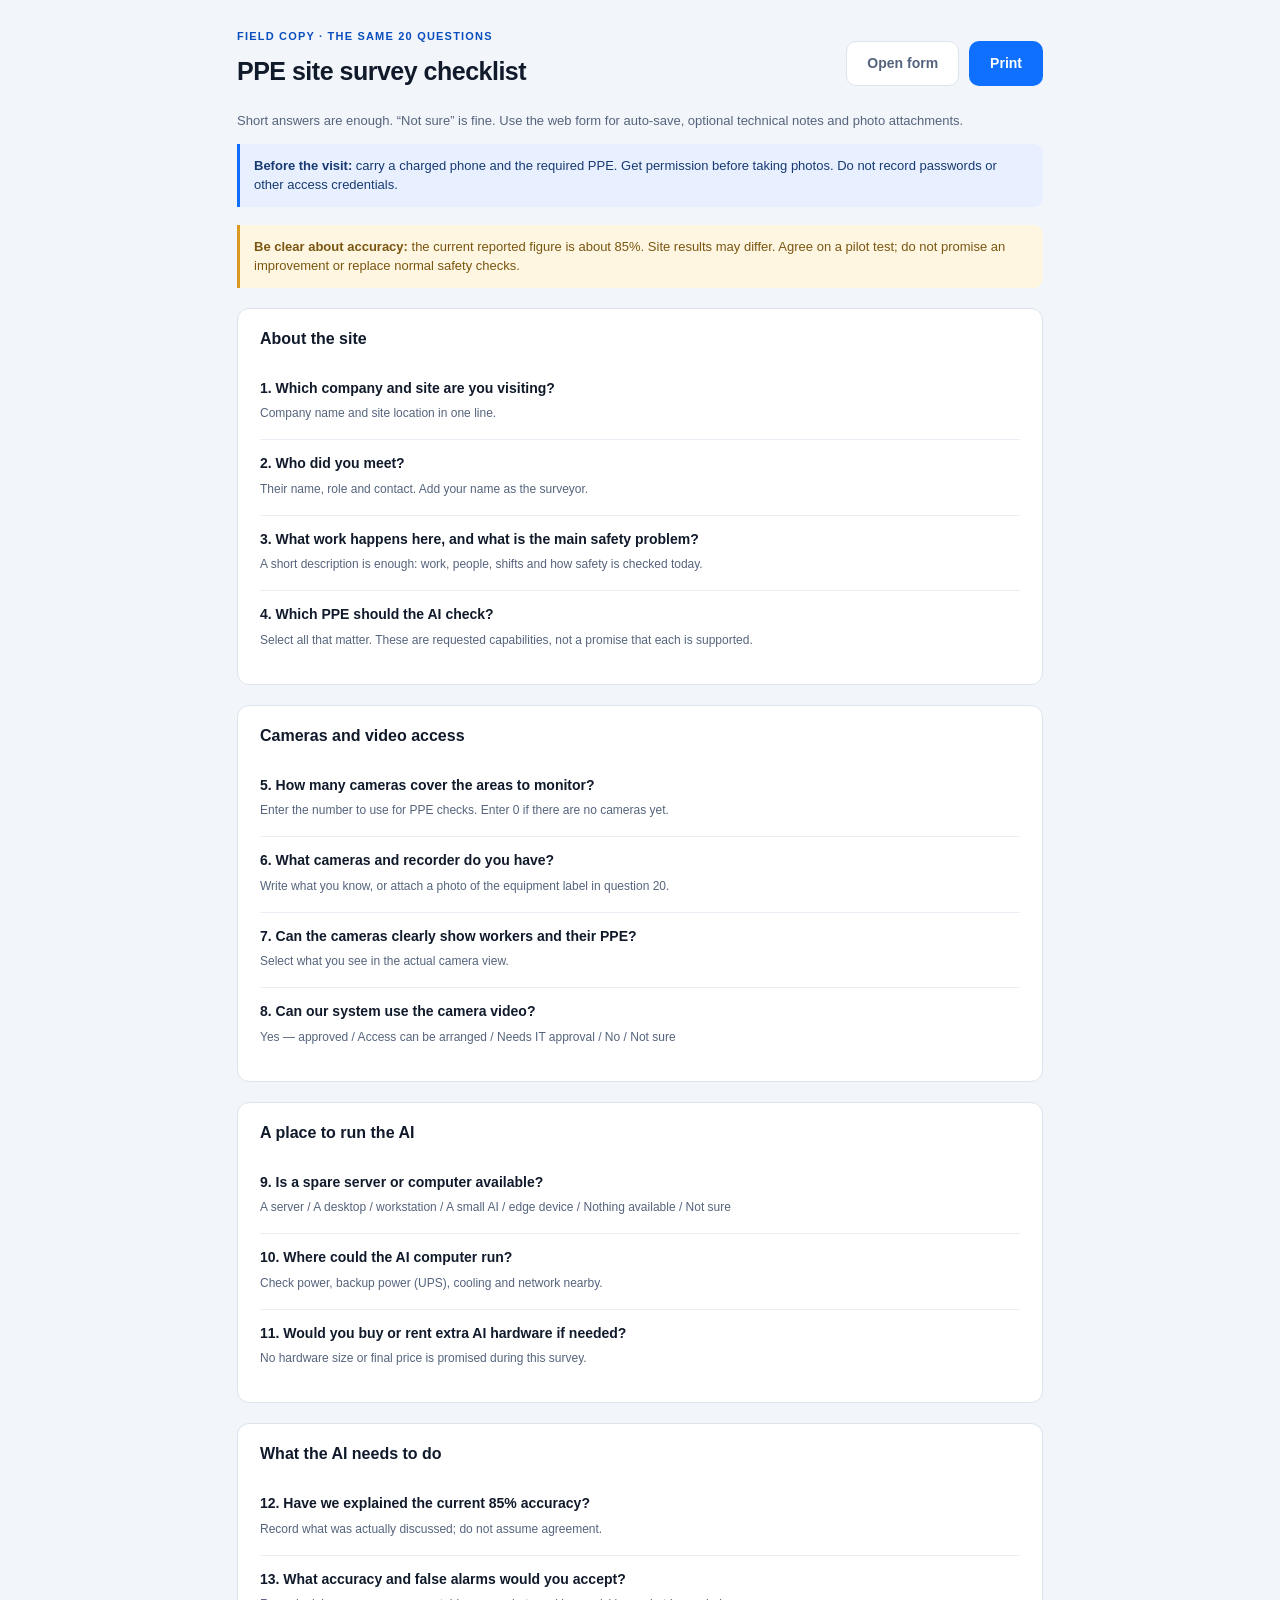
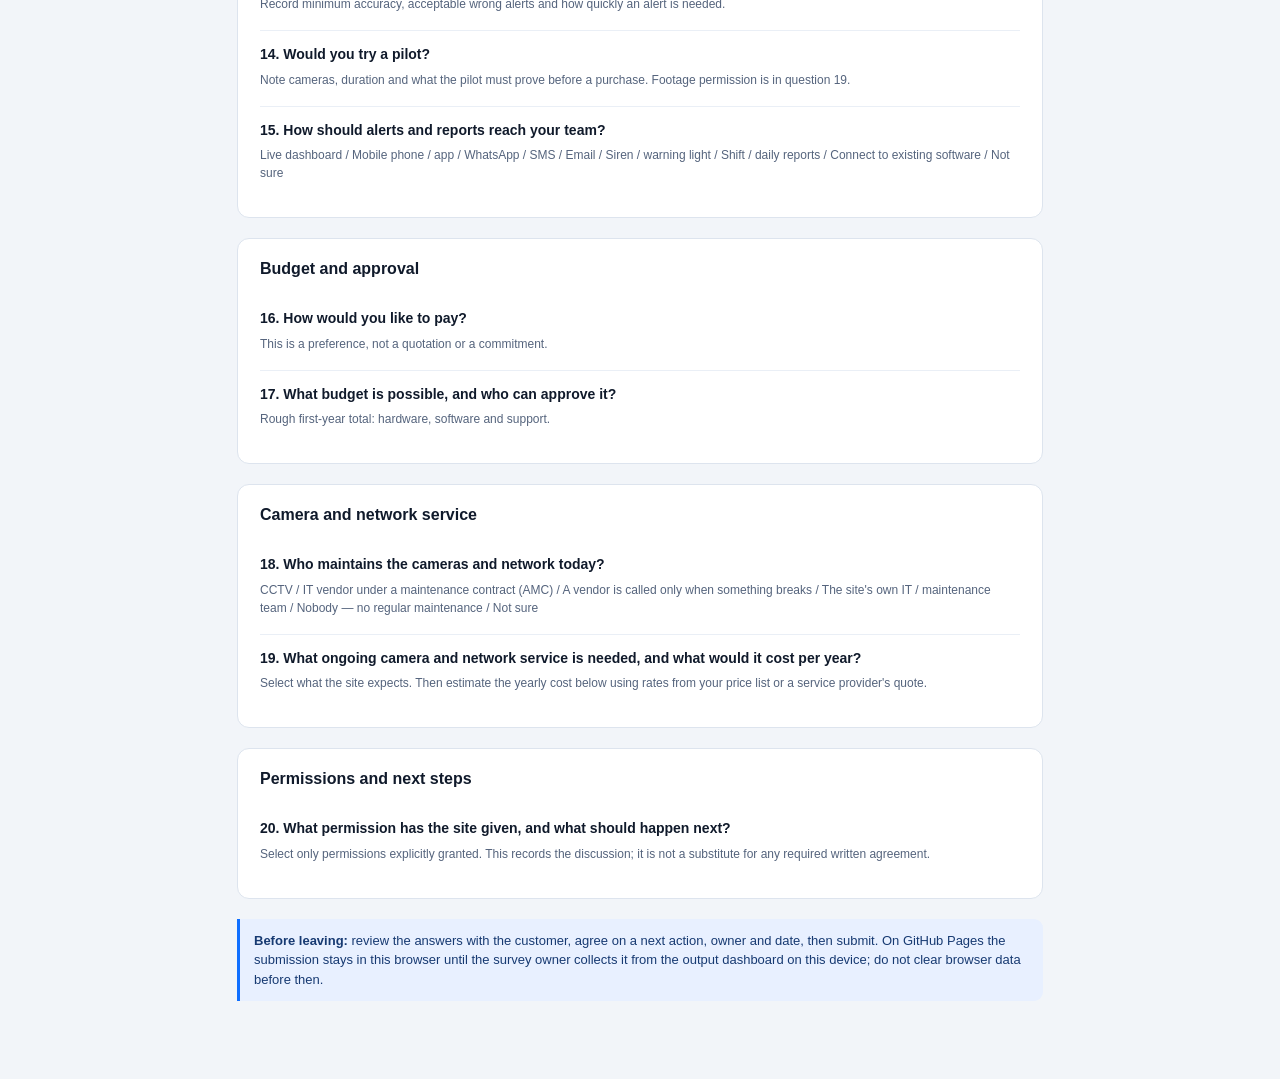
<file: static/checklist.html>
<!doctype html>
<html lang="en">
<head>
<meta charset="utf-8"><meta name="viewport" content="width=device-width, initial-scale=1">
<title>20-question field checklist — AI PPE Detection</title>
<link rel="stylesheet" href="style.css?v=2.3">
<style>
.wrap { max-width: 850px; margin: auto; padding: 28px 22px 60px; }
h1 { font-size: 25px; margin: 8px 0; letter-spacing: -.5px; }
.top { display: flex; justify-content: space-between; align-items: center; gap: 12px; flex-wrap: wrap; }
.sub { color: var(--ink-soft); font-size: 13px; }
.block { background: #fff; border: 1px solid var(--line); border-radius: 12px; padding: 18px 22px; margin-top: 20px; }
h2 { font-size: 16px; margin: 0 0 14px; }
.item { padding: 12px 0; border-bottom: 1px solid var(--line-soft); }
.item:last-child { border: 0; }
.item b { font-size: 14px; }
.item p { font-size: 12px; color: var(--ink-soft); margin: 5px 0; }
.write-line { display: none; }
@media print {
  .wrap { padding: 0; } .block { break-inside: auto; margin-top: 12px; padding: 10px 14px; }
  .item { break-inside: avoid; }
  .write-line { display: block; height: 20px; border-bottom: 1px dotted #b2bbca; }
  .top .btn-row { display: none; }
}
</style>
</head>
<body><div class="wrap">
<div class="top"><div><div class="eyebrow">FIELD COPY · THE SAME 20 QUESTIONS</div><h1>PPE site survey checklist</h1></div>
<div class="btn-row"><a class="btn btn-ghost" href="index.html">Open form</a><button class="btn btn-primary" onclick="window.print()">Print</button></div></div>
<p class="sub">Short answers are enough. “Not sure” is fine. Use the web form for auto-save, optional technical notes and photo attachments.</p>
<div class="callout"><b>Before the visit:</b> carry a charged phone and the required PPE. Get permission before taking photos. Do not record passwords or other access credentials.</div>
<div class="callout warn"><b>Be clear about accuracy:</b> the current reported figure is about 85%. Site results may differ. Agree on a pilot test; do not promise an improvement or replace normal safety checks.</div>
<div id="questions"></div>
<div class="callout" style="margin-top:20px"><b>Before leaving:</b> review the answers with the customer, agree on a next action, owner and date, then submit. On GitHub Pages the submission stays in this browser until the survey owner collects it from the output dashboard on this device; do not clear browser data before then.</div>
</div>
<script src="schema.js?v=2.3"></script>
<script>
const root = document.getElementById('questions');
for (const sec of window.SURVEY_SCHEMA.sections) {
  if (sec.special) continue;
  const block = document.createElement('section'); block.className = 'block';
  const h = document.createElement('h2'); h.textContent = sec.title; block.appendChild(h);
  for (const f of sec.fields) {
    const item = document.createElement('div'); item.className = 'item';
    const label = document.createElement('b'); label.textContent = f.n + '. ' + f.l; item.appendChild(label);
    const p = document.createElement('p');
    p.textContent = f.hint || (f.o ? f.o.map(o => typeof o === 'string' ? o : o.label).join(' / ') : f.ph || '');
    item.appendChild(p);
    const line = document.createElement('div'); line.className = 'write-line'; item.appendChild(line);
    block.appendChild(item);
  }
  root.appendChild(block);
}
</script>
</body></html>
</file>
<file: static/style.css>
/* ==========================================================================
   PPE Detection Site Survey - styles
   Self-contained (no external fonts/CDNs) so it works offline & in previews
   ========================================================================== */
:root {
  --bg: #f2f5f9;
  --panel: #ffffff;
  --ink: #101a2b;
  --ink-soft: #55647d;
  --ink-faint: #8593a8;
  --line: #dde4ee;
  --line-soft: #eaeff6;
  --brand: #0f6fff;
  --brand-dark: #0a4fbd;
  --brand-soft: #e8f0ff;
  --warn-bg: #fff6e2;
  --warn-line: #f0d79a;
  --warn-ink: #7a5610;
  --ok: #0d8a53;
  --ok-bg: #e6f6ee;
  --danger: #c2352b;
  --radius: 12px;
  --shadow: 0 1px 2px rgba(16, 26, 43, .06), 0 8px 24px rgba(16, 26, 43, .06);
}

* { box-sizing: border-box; }

html, body {
  margin: 0;
  padding: 0;
  background: var(--bg);
  color: var(--ink);
  font-family: -apple-system, BlinkMacSystemFont, "Segoe UI", Roboto, "Helvetica Neue", Arial, sans-serif;
  font-size: 15px;
  line-height: 1.5;
  -webkit-text-size-adjust: 100%;
}

/* ---------------- layout ---------------- */
.app { display: flex; min-height: 100vh; }

.sidebar {
  width: 288px;
  flex: 0 0 288px;
  background: #0d1626;
  color: #cfd9ea;
  padding: 20px 14px 40px;
  position: sticky;
  top: 0;
  height: 100vh;
  overflow-y: auto;
}

.brand { display: flex; gap: 10px; align-items: center; padding: 4px 8px 16px; }
.brand-badge {
  width: 38px; height: 38px; border-radius: 10px;
  background: linear-gradient(140deg, #1d7bff, #0b4fb0);
  display: grid; place-items: center; flex: 0 0 38px;
}
.brand-badge svg { width: 22px; height: 22px; }
.brand-name { font-size: 15px; font-weight: 700; color: #fff; line-height: 1.2; }
.brand-sub { font-size: 11.5px; color: #8ea3c4; }

.progress-wrap { padding: 0 8px 16px; }
.progress-label { display: flex; justify-content: space-between; font-size: 11.5px; color: #8ea3c4; margin-bottom: 6px; }
.progress-bar { height: 6px; background: #1d2b45; border-radius: 99px; overflow: hidden; }
.progress-fill { height: 100%; width: 0%; background: linear-gradient(90deg, #22c55e, #4ade80); transition: width .25s ease; }

.nav { list-style: none; margin: 0; padding: 0; }
.nav li { margin-bottom: 2px; }
.nav button {
  width: 100%;
  display: flex; align-items: center; gap: 10px;
  background: transparent; border: 0; color: #b6c4dc;
  font: inherit; font-size: 13.5px; text-align: left;
  padding: 9px 10px; border-radius: 9px; cursor: pointer;
  transition: background .15s;
}
.nav button:hover { background: #16233a; color: #fff; }
.nav button.active { background: var(--brand); color: #fff; font-weight: 600; }
.nav-num {
  width: 20px; height: 20px; flex: 0 0 20px; border-radius: 6px;
  background: #22314c; color: #9fb1cd; font-size: 11px; font-weight: 700;
  display: grid; place-items: center;
}
.nav button.active .nav-num { background: rgba(255,255,255,.22); color: #fff; }
.nav button.done .nav-num { background: var(--ok); color: #fff; }
.nav-title { flex: 1; }
.nav-count { font-size: 10.5px; color: #7d8fab; }

.sidebar-footer { margin-top: 22px; padding: 14px 10px 0; border-top: 1px solid #1d2b45; font-size: 11.5px; color: #7d8fab; }
.sidebar-footer a { color: #8fb6ff; text-decoration: none; }
.sidebar-footer a:hover { text-decoration: underline; }

.main { flex: 1; min-width: 0; padding: 22px 26px 90px; }
.main-inner { max-width: 900px; margin: 0 auto; }

/* ---------------- header ---------------- */
.topbar { display: flex; gap: 14px; align-items: flex-start; justify-content: space-between; margin-bottom: 18px; flex-wrap: wrap; }
.topbar h1 { font-size: 21px; margin: 0 0 4px; letter-spacing: -.2px; }
.topbar p { margin: 0; color: var(--ink-soft); font-size: 13.5px; max-width: 640px; }
.save-state {
  font-size: 12px; color: var(--ink-soft); background: var(--panel);
  border: 1px solid var(--line); padding: 7px 12px; border-radius: 99px;
  white-space: nowrap; display: flex; align-items: center; gap: 7px;
}
.dot { width: 7px; height: 7px; border-radius: 50%; background: var(--ok); display: inline-block; }
.dot.idle { background: var(--ink-faint); }

/* ---------------- cards / sections ---------------- */
.card {
  background: var(--panel); border: 1px solid var(--line);
  border-radius: var(--radius); box-shadow: var(--shadow);
  padding: 22px 24px; margin-bottom: 18px;
}
.card-head { border-bottom: 1px solid var(--line-soft); padding-bottom: 14px; margin-bottom: 18px; }
.card-head h2 { margin: 0 0 5px; font-size: 17.5px; letter-spacing: -.2px; display: flex; align-items: center; gap: 9px; }
.card-head h2 .tag {
  font-size: 10.5px; font-weight: 700; letter-spacing: .5px; text-transform: uppercase;
  background: var(--brand-soft); color: var(--brand-dark); padding: 3px 7px; border-radius: 5px;
}
.card-head p { margin: 0; color: var(--ink-soft); font-size: 13px; }

/* ---------------- fields ---------------- */
.grid { display: grid; grid-template-columns: repeat(2, minmax(0, 1fr)); gap: 16px 18px; }
.grid.cols-1 { grid-template-columns: 1fr; }
.grid.cols-3 { grid-template-columns: repeat(3, minmax(0, 1fr)); }
.field { min-width: 0; }
.field.span-2 { grid-column: 1 / -1; }
.field.hidden, .card.hidden { display: none; }

label.lbl { display: block; font-size: 13px; font-weight: 600; margin-bottom: 6px; color: var(--ink); }
label.lbl .req { color: var(--danger); margin-left: 2px; }
.hint { font-size: 11.5px; color: var(--ink-faint); margin-top: 5px; line-height: 1.45; }
.unit { font-weight: 500; color: var(--ink-faint); font-size: 12px; }

input[type=text], input[type=number], input[type=tel], input[type=email], input[type=date],
input[type=time], select, textarea {
  width: 100%; padding: 9px 11px; font: inherit; font-size: 14px;
  border: 1px solid var(--line); border-radius: 9px; background: #fff; color: var(--ink);
  transition: border-color .15s, box-shadow .15s;
}
textarea { resize: vertical; min-height: 78px; line-height: 1.5; }
input:focus, select:focus, textarea:focus {
  outline: none; border-color: var(--brand);
  box-shadow: 0 0 0 3px rgba(15, 111, 255, .14);
}
input::placeholder, textarea::placeholder { color: #b3bdcc; }
input.invalid, select.invalid, textarea.invalid { border-color: var(--danger); box-shadow: 0 0 0 3px rgba(194,53,43,.1); }
select { appearance: none; background-image: url("data:image/svg+xml,%3Csvg xmlns='http://www.w3.org/2000/svg' width='12' height='8' viewBox='0 0 12 8'%3E%3Cpath fill='%2355647d' d='M6 8 0 0h12z'/%3E%3C/svg%3E"); background-repeat: no-repeat; background-position: right 12px center; padding-right: 30px; }

/* choice buttons */
.choices { display: flex; flex-wrap: wrap; gap: 8px; }
.choice input { position: absolute; opacity: 0; pointer-events: none; }
.choice span {
  display: inline-block; padding: 8px 13px; border: 1px solid var(--line);
  border-radius: 99px; font-size: 13px; cursor: pointer; background: #fff;
  transition: all .15s; user-select: none; color: var(--ink-soft);
}
.choice input:checked + span { background: var(--brand); border-color: var(--brand); color: #fff; font-weight: 600; }
.choice input:focus-visible + span { box-shadow: 0 0 0 3px rgba(15,111,255,.2); }
.choice.block { flex: 1 1 100%; }
.choice.block span { display: block; border-radius: 9px; padding: 11px 13px; }
.choice.block span small { display: block; font-weight: 400; font-size: 11.5px; opacity: .82; margin-top: 2px; }

/* checkbox grid */
.checks { display: grid; grid-template-columns: repeat(auto-fill, minmax(190px, 1fr)); gap: 7px; }
.check {
  display: flex; align-items: center; gap: 8px; padding: 8px 10px;
  border: 1px solid var(--line); border-radius: 9px; font-size: 13px;
  cursor: pointer; background: #fff; color: var(--ink-soft); transition: all .15s;
}
.check:hover { border-color: #c3d2e8; }
.check input { width: 15px; height: 15px; accent-color: var(--brand); margin: 0; flex: 0 0 15px; }
.check:has(input:checked) { background: var(--brand-soft); border-color: #a9c8ff; color: var(--brand-dark); font-weight: 600; }

/* range */
.range-row { display: flex; align-items: center; gap: 12px; }
input[type=range] { flex: 1; accent-color: var(--brand); height: 26px; }
.range-val {
  min-width: 62px; text-align: center; font-weight: 700; font-size: 15px;
  background: var(--brand-soft); color: var(--brand-dark); padding: 5px 8px; border-radius: 8px;
}
.range-scale { display: flex; justify-content: space-between; font-size: 10.5px; color: var(--ink-faint); margin-top: 2px; }

/* photo */
.photo-drop {
  border: 1.5px dashed var(--line); border-radius: 10px; padding: 12px;
  text-align: center; font-size: 12.5px; color: var(--ink-faint); background: #fbfcfe; cursor: pointer;
}
.photo-drop:hover { border-color: var(--brand); color: var(--brand); }
.photo-drop input { display: none; }
.thumbs { display: flex; flex-wrap: wrap; gap: 8px; margin-top: 9px; }
.thumb { position: relative; width: 74px; height: 74px; border-radius: 8px; overflow: hidden; border: 1px solid var(--line); }
.thumb img { width: 100%; height: 100%; object-fit: cover; display: block; }
.thumb button {
  position: absolute; top: 2px; right: 2px; width: 20px; height: 20px; border-radius: 50%;
  border: 0; background: rgba(16,26,43,.72); color: #fff; font-size: 12px; line-height: 1; cursor: pointer;
}

/* repeater */
.rep-item { border: 1px solid var(--line); border-radius: 11px; padding: 16px; margin-bottom: 12px; background: #fbfcfe; }
.rep-head { display: flex; justify-content: space-between; align-items: center; margin-bottom: 13px; }
.rep-head strong { font-size: 13.5px; }
.btn-mini {
  border: 1px solid var(--line); background: #fff; color: var(--ink-soft);
  font: inherit; font-size: 12px; padding: 5px 10px; border-radius: 7px; cursor: pointer;
}
.btn-mini:hover { border-color: var(--danger); color: var(--danger); }
.btn-add {
  width: 100%; padding: 11px; border: 1.5px dashed var(--line); background: #fff;
  color: var(--brand); font: inherit; font-size: 13.5px; font-weight: 600;
  border-radius: 10px; cursor: pointer;
}
.btn-add:hover { border-color: var(--brand); background: var(--brand-soft); }

/* callout */
.callout {
  border-left: 3px solid var(--brand); background: var(--brand-soft);
  padding: 12px 14px; border-radius: 0 9px 9px 0; font-size: 13px; color: #173a72; margin-bottom: 18px;
}
.callout.warn { border-color: #d99a1f; background: var(--warn-bg); color: var(--warn-ink); }
.callout.ok { border-color: var(--ok); background: var(--ok-bg); color: #0b5c39; }
.callout b { font-weight: 700; }
.callout ul { margin: 6px 0 0; padding-left: 18px; }
.callout li { margin-bottom: 3px; }

/* footer nav */
.footnav { display: flex; gap: 10px; justify-content: space-between; margin-top: 20px; flex-wrap: wrap; }
.btn {
  font: inherit; font-size: 14px; font-weight: 600; padding: 11px 20px;
  border-radius: 10px; border: 1px solid transparent; cursor: pointer; transition: all .15s;
}
.btn-primary { background: var(--brand); color: #fff; }
.btn-primary:hover { background: var(--brand-dark); }
.btn-ghost { background: #fff; border-color: var(--line); color: var(--ink-soft); }
.btn-ghost:hover { border-color: #b9c7db; color: var(--ink); }
.btn-ok { background: var(--ok); color: #fff; }
.btn-ok:hover { background: #0a6f43; }
.btn:disabled { opacity: .45; cursor: not-allowed; }
.btn-row { display: flex; gap: 10px; flex-wrap: wrap; }

/* review */
.rev-sec { border: 1px solid var(--line-soft); border-radius: 10px; margin-bottom: 12px; overflow: hidden; }
.rev-sec > h3 {
  margin: 0; font-size: 13.5px; padding: 11px 14px; background: #f7f9fc;
  border-bottom: 1px solid var(--line-soft); display: flex; justify-content: space-between; align-items: center;
}
.rev-sec > h3 .cnt { font-size: 11px; color: var(--ink-faint); font-weight: 500; }
.rev-body { padding: 6px 14px 12px; }
.rev-row { display: flex; gap: 12px; padding: 6px 0; border-bottom: 1px dashed var(--line-soft); font-size: 13px; }
.rev-row:last-child { border-bottom: 0; }
.rev-k { flex: 0 0 46%; color: var(--ink-soft); }
.rev-v { flex: 1; font-weight: 600; word-break: break-word; }
.rev-v.empty { color: var(--ink-faint); font-weight: 400; font-style: italic; }

.toast {
  position: fixed; left: 50%; bottom: 26px; transform: translate(-50%, 20px);
  background: #101a2b; color: #fff; padding: 12px 20px; border-radius: 10px;
  font-size: 13.5px; box-shadow: 0 10px 30px rgba(0,0,0,.25); opacity: 0;
  pointer-events: none; transition: all .25s; z-index: 99; max-width: 90vw; text-align: center;
}
.toast.show { opacity: 1; transform: translate(-50%, 0); }
.toast.err { background: var(--danger); }
.toast.ok { background: var(--ok); }

.modal-back {
  position: fixed; inset: 0; background: rgba(10,18,32,.55); z-index: 100;
  display: none; place-items: center; padding: 20px;
}
.modal-back.show { display: grid; }
.modal {
  background: #fff; border-radius: 14px; max-width: 480px; width: 100%;
  padding: 24px; box-shadow: 0 24px 60px rgba(0,0,0,.3);
}
.modal h3 { margin: 0 0 8px; font-size: 17px; }
.modal p { margin: 0 0 18px; color: var(--ink-soft); font-size: 13.5px; }

/* submissions page */
table.subs { width: 100%; border-collapse: collapse; font-size: 13px; }
table.subs th, table.subs td { text-align: left; padding: 10px 12px; border-bottom: 1px solid var(--line-soft); vertical-align: top; }
table.subs th { font-size: 11px; text-transform: uppercase; letter-spacing: .5px; color: var(--ink-faint); background: #f7f9fc; }
table.subs tr:hover td { background: #fafcff; }
.pill { display: inline-block; padding: 3px 9px; border-radius: 99px; font-size: 11.5px; font-weight: 700; }
.pill.hi { background: var(--ok-bg); color: var(--ok); }
.pill.mid { background: var(--warn-bg); color: var(--warn-ink); }
.pill.lo { background: #fdeceb; color: var(--danger); }
pre.json { background: #0d1626; color: #cfe0ff; padding: 14px; border-radius: 10px; font-size: 11.5px; overflow: auto; max-height: 380px; }
details.sub-detail summary { cursor: pointer; font-size: 12.5px; color: var(--brand); font-weight: 600; }

/* mobile */
.menu-btn { display: none; }
@media (max-width: 940px) {
  .sidebar {
    position: fixed; z-index: 60; left: 0; top: 0; transform: translateX(-100%);
    transition: transform .22s ease; box-shadow: 0 0 40px rgba(0,0,0,.35);
  }
  .sidebar.open { transform: translateX(0); }
  .main { padding: 16px 14px 90px; }
  .grid, .grid.cols-3 { grid-template-columns: 1fr; }
  .menu-btn {
    display: inline-flex; align-items: center; gap: 7px; position: fixed; z-index: 55;
    bottom: 18px; right: 14px; top: auto; background: var(--brand); color: #fff; border: 0;
    padding: 11px 16px; border-radius: 99px; font: inherit; font-size: 13px; font-weight: 600;
    box-shadow: 0 6px 18px rgba(15,111,255,.45); cursor: pointer;
  }
  .topbar h1 { font-size: 18px; }
  .card { padding: 18px 16px; }
  .checks { grid-template-columns: 1fr 1fr; }
  .rev-k { flex-basis: 42%; }
}
@media (max-width: 520px) { .checks { grid-template-columns: 1fr; } }

/* print (for a paper copy of the blank form) */
@media print {
  .sidebar, .footnav, .menu-btn, .save-state, .btn-row { display: none !important; }
  body { background: #fff; }
  .main { padding: 0; }
  .card { box-shadow: none; border: 1px solid #bbb; break-inside: avoid; page-break-inside: avoid; }
  .field.hidden, .card.hidden { display: block !important; }
  input, select, textarea { border: 0; border-bottom: 1px solid #999; border-radius: 0; }
}

/* Short survey v2: numbered questions, with optional detail tucked away. */
.eyebrow { color: var(--brand-dark); font-size: 11px; font-weight: 750; letter-spacing: 1.2px; margin-bottom: 7px; }
.topbar h1 { font-size: 28px; letter-spacing: -.6px; margin-bottom: 8px; }
.topbar p { max-width: 660px; line-height: 1.65; }
.intro-strip { display: flex; gap: 12px; justify-content: space-between; align-items: center; flex-wrap: wrap; font-size: 12px; color: var(--ink-soft); margin: 0 0 22px; }
.intro-strip a { color: var(--brand-dark); font-weight: 650; text-decoration: none; white-space: nowrap; }
.question { border-bottom: 1px solid var(--line-soft); padding: 7px 0 23px; }
.question:last-child { border-bottom: 0; padding-bottom: 0; }
.question > label.lbl { font-size: 15px; line-height: 1.5; margin-bottom: 10px; }
.question-number { display: inline-flex; width: 25px; height: 25px; justify-content: center; align-items: center; background: var(--brand-soft); color: var(--brand-dark); border-radius: 7px; font-size: 12px; margin-right: 8px; vertical-align: middle; }
.hint { color: #63748b; font-size: 12px; }
.req { color: var(--danger); font-weight: 700; }
.answer-note, .tech-tip { margin-top: 11px; font-size: 12px; }
.answer-note summary, .tech-tip summary { color: var(--brand-dark); cursor: pointer; padding: 5px 0; }
.answer-note[open] { background: #f7f9fd; padding: 10px 12px; border: 1px solid var(--line-soft); border-radius: 9px; }
.answer-note .field { margin-top: 7px; }
.answer-note .lbl { font-size: 11px; color: var(--ink-soft); }
.followup { margin-top: 14px; }
.followup .lbl { font-size: 13px; }
.estimate-table { width: 100%; border-collapse: collapse; margin-top: 8px; font-size: 12.5px; }
.estimate-table th, .estimate-table td { padding: 7px 6px; border-bottom: 1px solid var(--line-soft); text-align: left; vertical-align: middle; }
.estimate-table th { font-size: 11px; text-transform: uppercase; letter-spacing: .4px; color: var(--ink-faint); }
.estimate-table td small { display: block; color: var(--ink-faint); font-size: 11px; }
.estimate-table input { padding: 7px 8px; font-size: 13px; min-width: 84px; }
.estimate-table .line-total, .estimate-table .grand-total { white-space: nowrap; font-weight: 600; text-align: right; }
.estimate-table tfoot td { border-top: 2px solid var(--line); font-weight: 700; }
@media (max-width: 600px) {
  .estimate-table thead { display: none; }
  .estimate-table tr { display: grid; grid-template-columns: 1fr 1fr; gap: 6px; padding: 8px 0; border-bottom: 1px solid var(--line-soft); }
  .estimate-table td { border: 0; padding: 0; }
  .estimate-table td:first-child { grid-column: 1 / -1; }
  .estimate-table .line-total { grid-column: 1 / -1; text-align: left; font-size: 12px; }
  .estimate-table tfoot tr { grid-template-columns: 1fr auto; }
  .estimate-table .grand-total { text-align: right; }
}
.detail-help { margin: 6px 0 10px; line-height: 1.65; color: var(--ink-soft); font-size: 12px; }
.photo-drop { display: block; }
.photo-drop:focus-within { outline: 2px solid var(--brand); }
.rev-v { white-space: pre-wrap; }
.btn { text-decoration: none; display: inline-flex; align-items: center; justify-content: center; }
[hidden] { display: none !important; }
@media (max-width: 940px) {
  .topbar h1 { font-size: 24px; }
  .question > label.lbl { font-size: 15px; }
  input[type=text], input[type=number], input[type=tel], input[type=email], input[type=date], select, textarea { font-size: 16px; }
  .checks { grid-template-columns: 1fr 1fr; }
  .check { align-items: flex-start; }
  .check input { margin-top: 3px; }
  .rev-sec > h3 { flex-wrap: wrap; gap: 5px; }
}
@media (max-width: 360px) { .checks { grid-template-columns: 1fr; } }
@media print {
  .intro-strip, #missing, #review-storage, .answer-note summary, .tech-tip { display: none !important; }
  .card, .rev-sec { break-inside: auto; page-break-inside: auto; }
  .rev-row { break-inside: avoid; }
}
</file>
